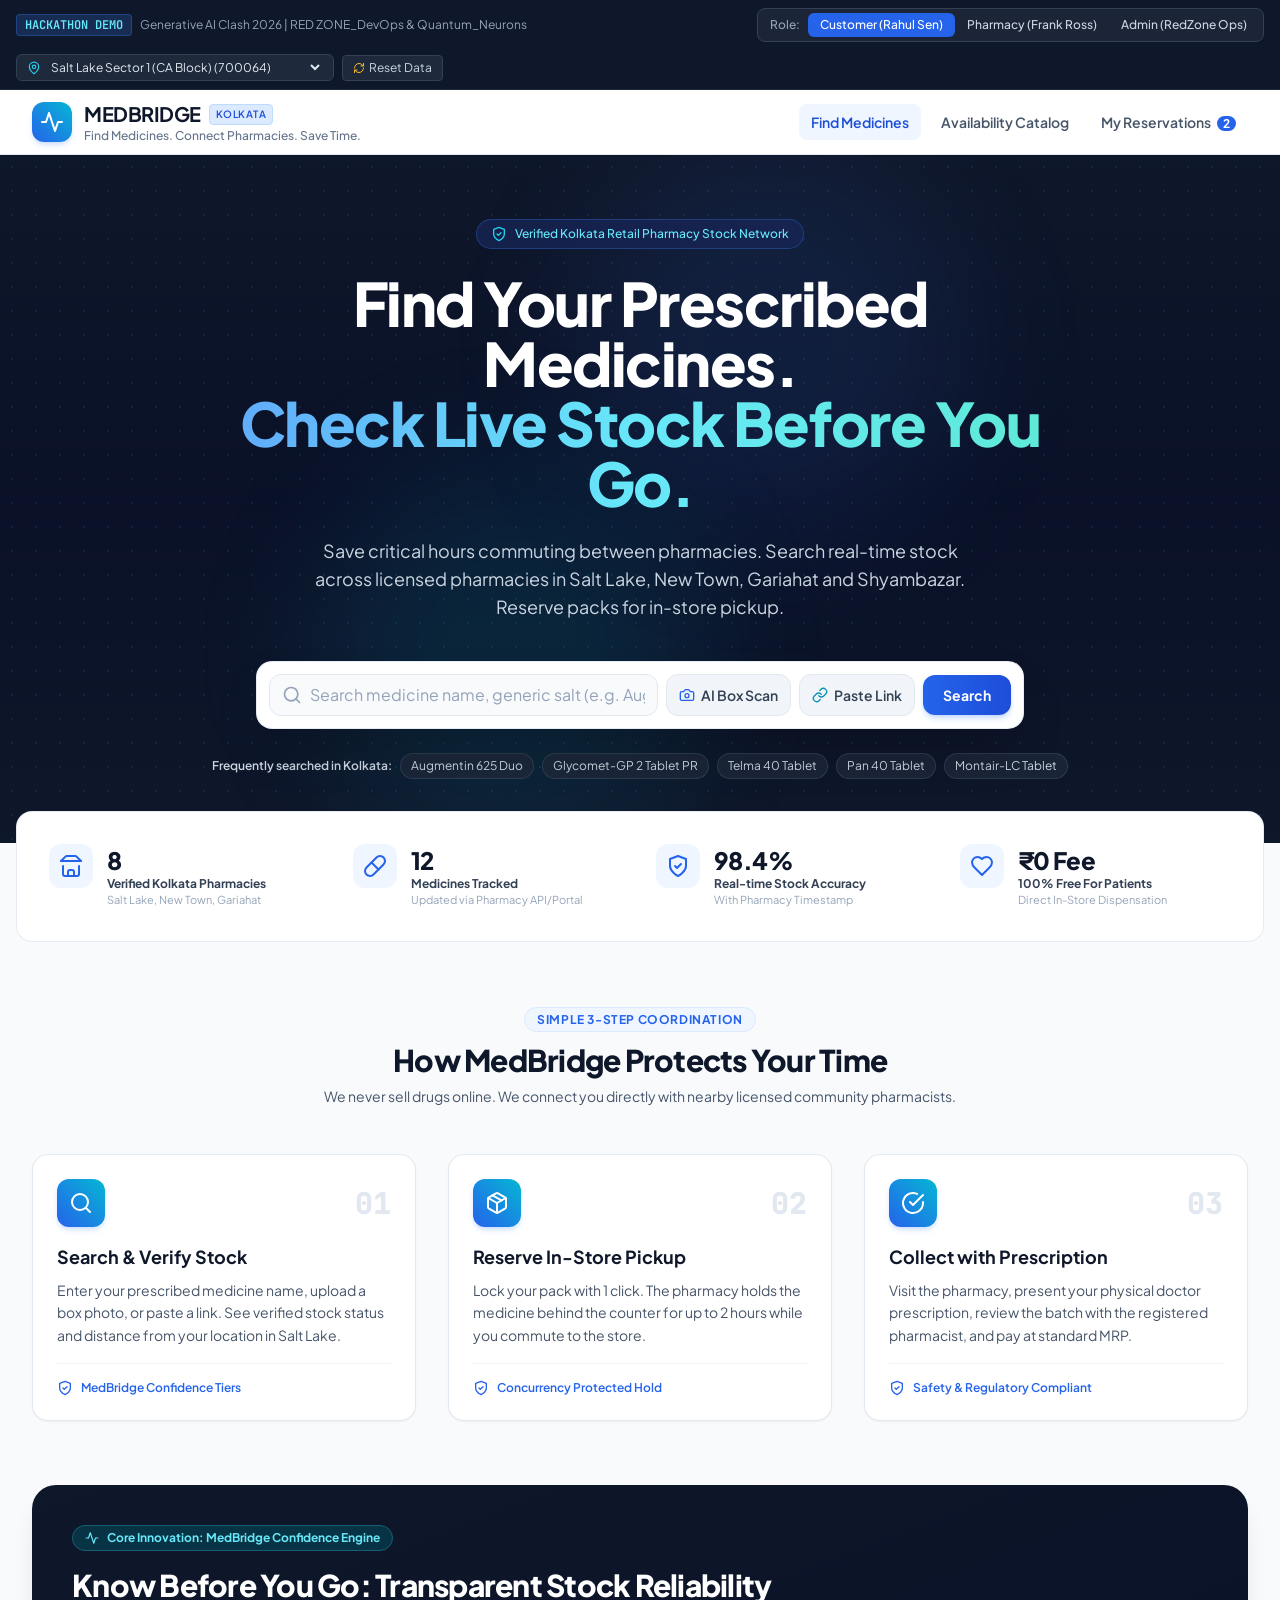
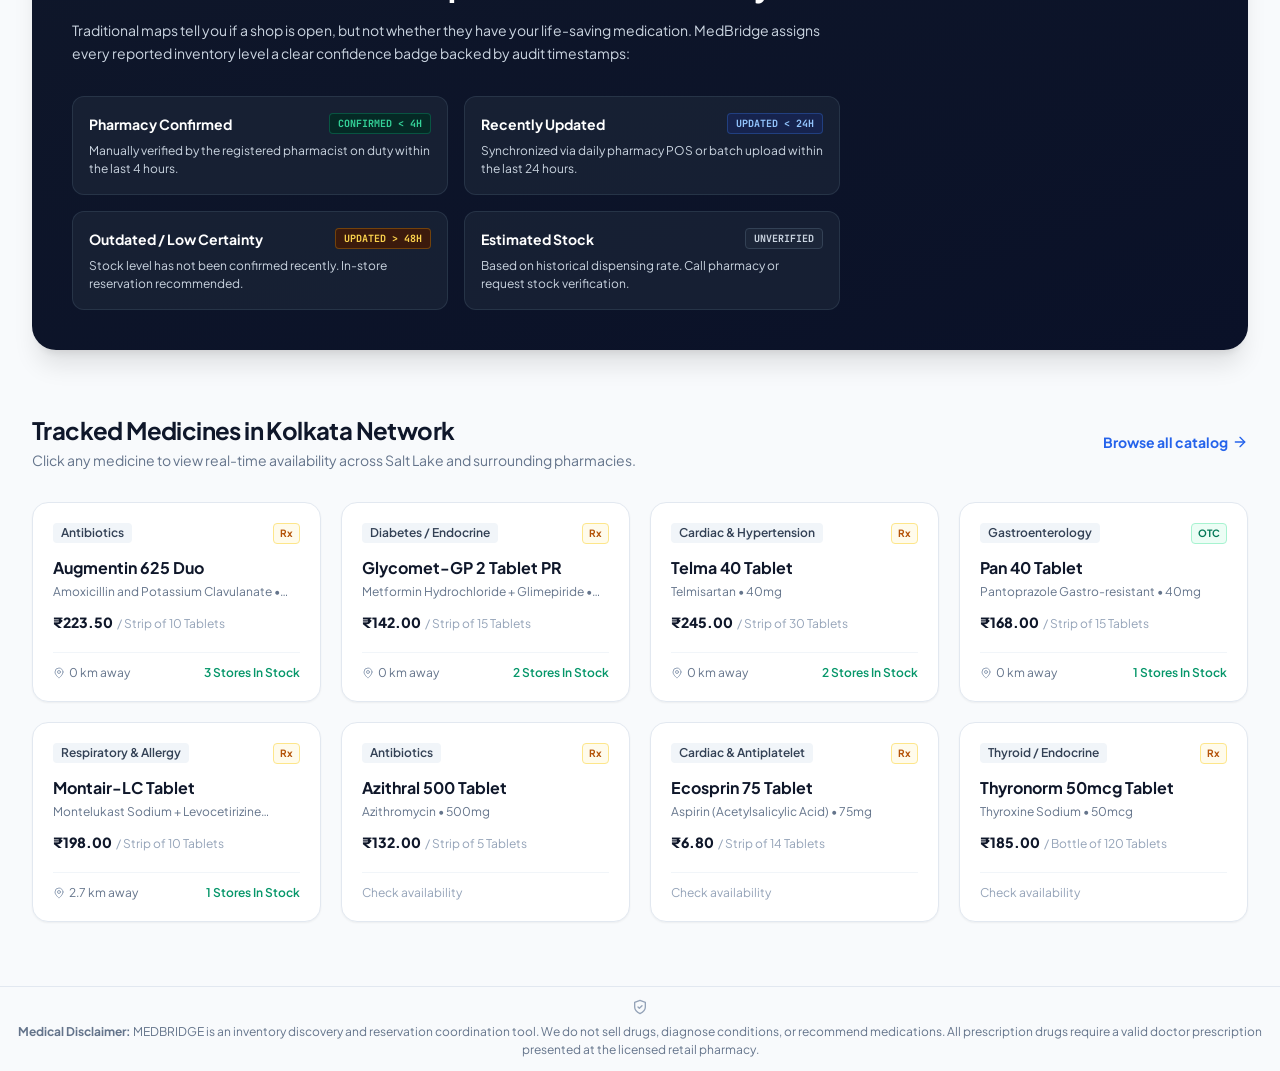
<file: index.html>
<!DOCTYPE html>
<html lang="en">
<head>
  <meta charset="UTF-8">
  <meta name="viewport" content="width=device-width, initial-scale=1.0">
  <meta name="description" content="MEDBRIDGE - Real-time Medicine Availability & Pharmacy Coordination Platform. Developed for Generative AI Clash Hackathon 2026.">
  <title>MEDBRIDGE | Find Medicines. Connect Pharmacies. Save Time.</title>

  <!-- Google Fonts: Plus Jakarta Sans (Fintech/SaaS), Inter, JetBrains Mono -->
  <link rel="preconnect" href="https://fonts.googleapis.com">
  <link rel="preconnect" href="https://fonts.gstatic.com" crossorigin>
  <link href="https://fonts.googleapis.com/css2?family=Inter:wght@400;500;600;700&family=JetBrains+Mono:wght@400;600&family=Plus+Jakarta+Sans:wght@400;500;600;700;800&display=swap" rel="stylesheet">

  <!-- Leaflet CSS for Map Visualisation -->
  <link rel="stylesheet" href="leaflet.css">

  <!-- Core Stylesheet -->
  <link rel="stylesheet" href="styles.css">

  <!-- Tailwind CSS Compiler -->
  <script src="tailwind.js"></script>
  <script>
    tailwind.config = {
      darkMode: 'class',
      theme: {
        extend: {
          colors: {
            brand: {
              navy: '#0A1128',
              navySurface: '#0F172A',
              navyCard: '#1E293B',
              blue: '#2563EB',
              blueHover: '#1D4ED8',
              cyan: '#06B6D4',
              cyanHover: '#0891B2'
            }
          },
          fontFamily: {
            sans: ['"Plus Jakarta Sans"', 'Inter', 'sans-serif'],
            mono: ['"JetBrains Mono"', 'monospace']
          }
        }
      }
    }
  </script>
</head>
<body class="bg-slate-50 text-slate-900 antialiased min-h-screen flex flex-col selection:bg-blue-500 selection:text-white">
  <!-- React Mount Point -->
  <div id="root" class="flex-grow flex flex-col">
    <!-- Initial Loading State -->
    <div class="min-h-screen flex flex-col items-center justify-center bg-slate-900 text-white gap-4">
      <div class="w-12 h-12 rounded-xl bg-gradient-to-tr from-blue-600 to-cyan-400 flex items-center justify-center shadow-lg shadow-cyan-500/30 animate-pulse">
        <svg class="w-7 h-7 text-white" fill="none" stroke="currentColor" viewBox="0 0 24 24">
          <path stroke-linecap="round" stroke-linejoin="round" stroke-width="2.5" d="M12 4v16m8-8H4"></path>
        </svg>
      </div>
      <h2 class="text-xl font-bold tracking-wider text-transparent bg-clip-text bg-gradient-to-r from-white via-cyan-200 to-blue-400">
        MEDBRIDGE
      </h2>
      <p class="text-xs font-mono text-cyan-400 uppercase tracking-widest">Connecting Kolkata Pharmacy Network...</p>
    </div>
  </div>

  <!-- Core Local Bundled Libraries -->
  <script src="react.production.min.js"></script>
  <script src="react-dom.production.min.js"></script>
  <script src="leaflet.js"></script>
  <script src="lucide.js"></script>

  <!-- Database & Seed Data -->
  <script src="data.js"></script>

  <!-- Main Application Script -->
  <script src="app.js"></script>
</body>
</html>
</file>
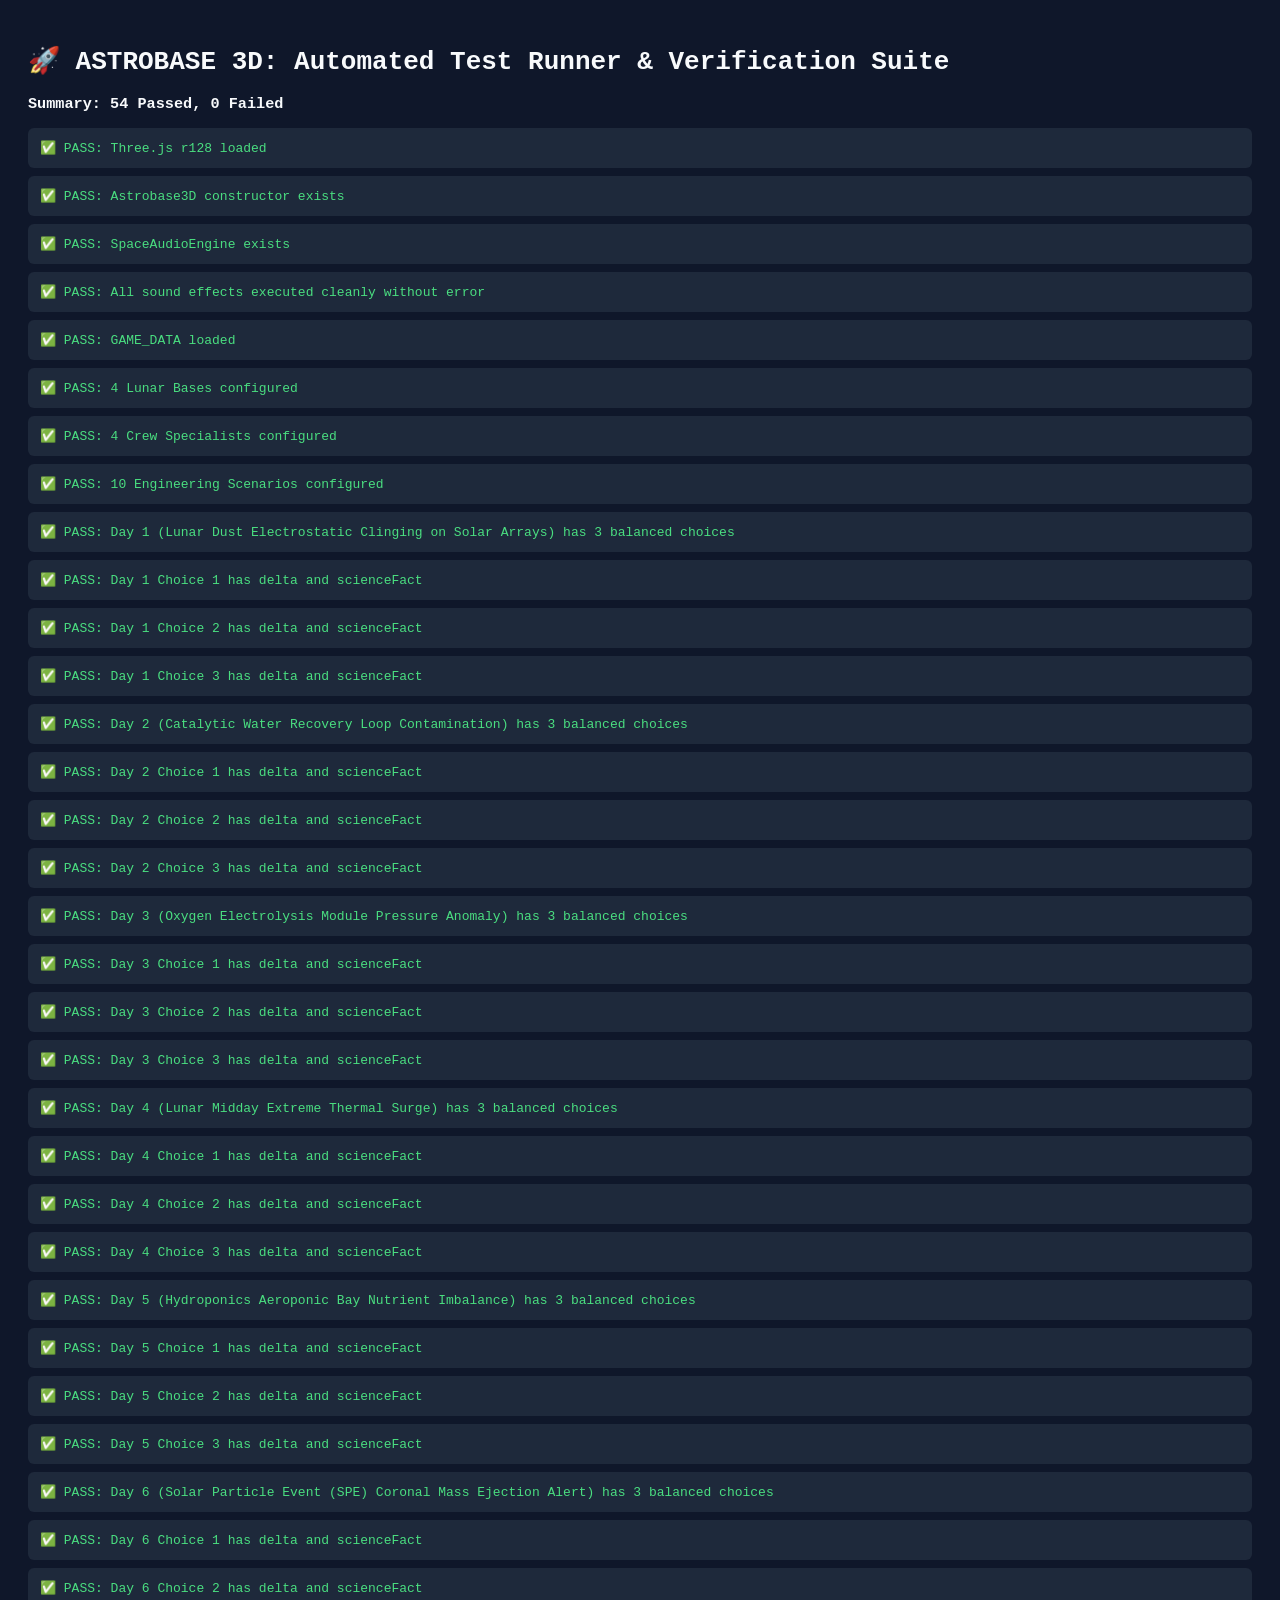
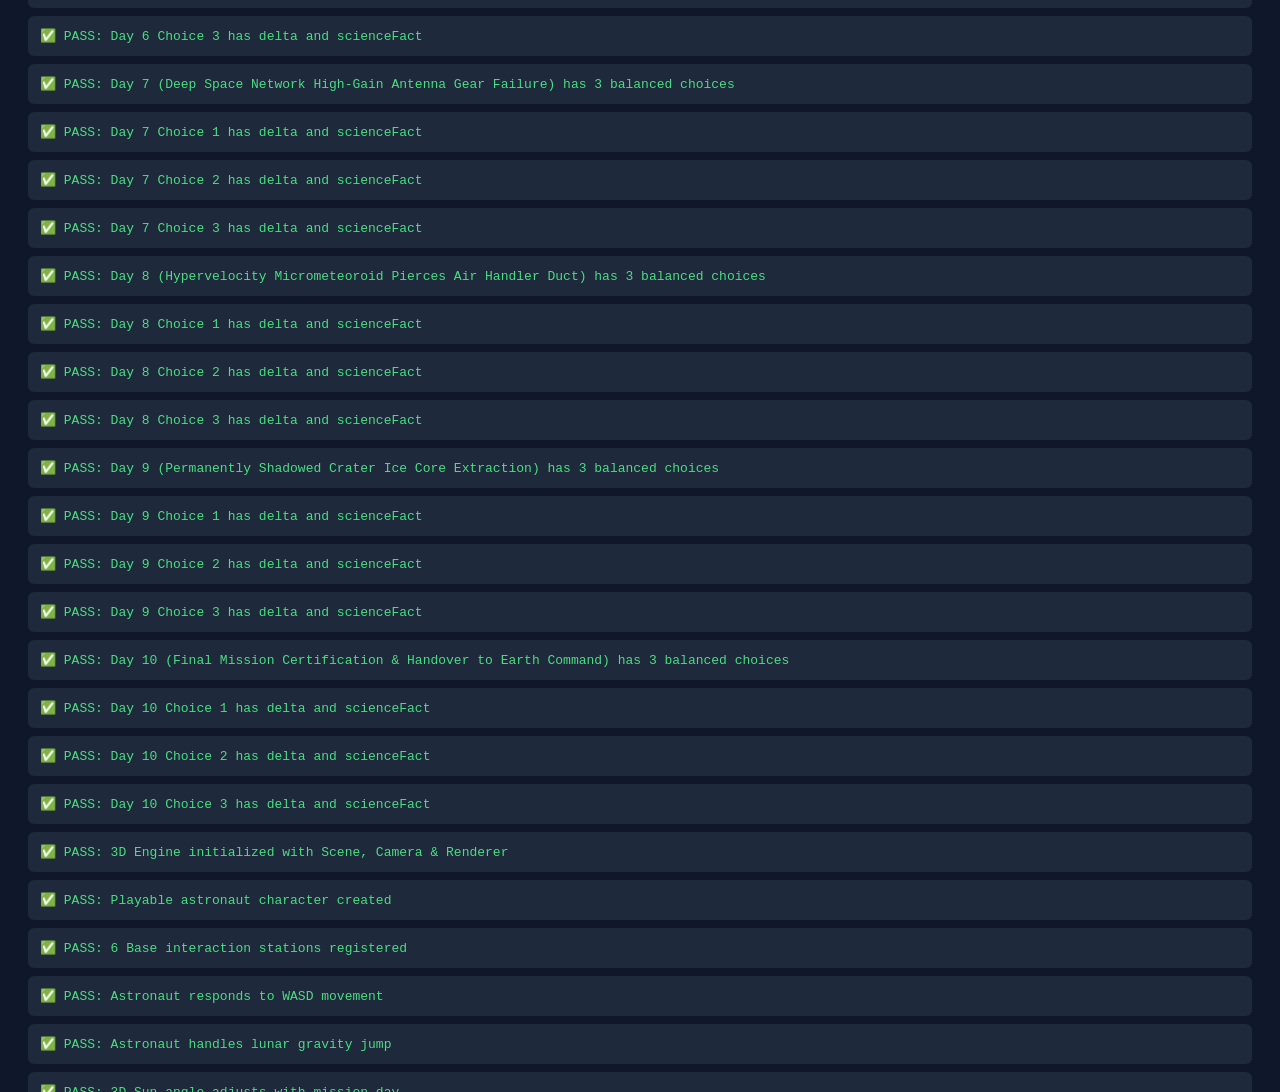
<file: test_runner.html>
<!DOCTYPE html>
<html lang="en">
<head>
  <meta charset="UTF-8">
  <title>ASTROBASE 3D Automated Test Suite</title>
  <style>
    body { font-family: monospace; background: #0f172a; color: #f8fafc; padding: 20px; }
    .pass { color: #4ade80; }
    .fail { color: #f87171; font-weight: bold; }
    .test-box { background: #1e293b; padding: 12px; margin-bottom: 8px; border-radius: 6px; }
  </style>
</head>
<body>
  <h1>🚀 ASTROBASE 3D: Automated Test Runner & Verification Suite</h1>
  <div id="results">Running tests...</div>

  <!-- Offscreen 3D Container -->
  <div id="test-canvas-3d" style="width: 400px; height: 300px; display: none;"></div>

  <!-- Load dependencies in exact order -->
  <script src="three.min.js"></script>
  <script src="audio.js"></script>
  <script src="gameData.js"></script>
  <script src="game3d.js"></script>
  <script src="reactShim.js"></script>

  <script>
    const resultsDiv = document.getElementById("results");
    const testLog = [];
    let passedCount = 0;
    let failedCount = 0;

    function assert(name, condition, details = "") {
      if (condition) {
        passedCount++;
        testLog.push(`<div class="test-box pass">✅ PASS: ${name}</div>`);
      } else {
        failedCount++;
        testLog.push(`<div class="test-box fail">❌ FAIL: ${name} - ${details}</div>`);
      }
    }

    try {
      // Test 1: Three.js and 3D Engine
      assert("Three.js r128 loaded", typeof THREE !== 'undefined' && !!THREE.WebGLRenderer);
      assert("Astrobase3D constructor exists", typeof window.Astrobase3D === 'function');

      // Test 2: Audio Engine with space ambient and SFX
      assert("SpaceAudioEngine exists", !!window.astroAudio);
      window.astroAudio.click();
      window.astroAudio.hover();
      window.astroAudio.quindarTone();
      window.astroAudio.footstep();
      window.astroAudio.jump();
      assert("All sound effects executed cleanly without error", true);

      // Test 3: Curriculum Data Integrity
      assert("GAME_DATA loaded", !!window.GAME_DATA);
      assert("4 Lunar Bases configured", window.GAME_DATA.bases && window.GAME_DATA.bases.length === 4);
      assert("4 Crew Specialists configured", window.GAME_DATA.crew && window.GAME_DATA.crew.length === 4);
      assert("10 Engineering Scenarios configured", window.GAME_DATA.scenarios && window.GAME_DATA.scenarios.length >= 10);

      // Verify each scenario has 3 choices with deltas and science facts
      window.GAME_DATA.scenarios.forEach((sc, idx) => {
        assert(`Day ${idx+1} (${sc.title}) has 3 balanced choices`, sc.choices && sc.choices.length === 3);
        sc.choices.forEach((c, cIdx) => {
          assert(`Day ${idx+1} Choice ${cIdx+1} has delta and scienceFact`, !!c.delta && !!c.scienceFact);
        });
      });

      // Test 4: 3D Simulation Engine Instantiation
      const engine = new window.Astrobase3D(
        'test-canvas-3d',
        () => {},
        () => {}
      );
      assert("3D Engine initialized with Scene, Camera & Renderer", !!engine.scene && !!engine.camera && !!engine.renderer);
      assert("Playable astronaut character created", !!engine.player && !!engine.player.mesh);
      assert("6 Base interaction stations registered", engine.stations.length >= 6);

      // Test 5: 3D Physics update loop
      engine.keys.w = true;
      engine.updateAstronautPhysics(0.016);
      assert("Astronaut responds to WASD movement", engine.player.vel.lengthSq() >= 0);

      engine.keys.space = true;
      engine.updateAstronautPhysics(0.016);
      assert("Astronaut handles lunar gravity jump", engine.player.vel.y !== 0);

      engine.setDay(5);
      assert("3D Sun angle adjusts with mission day", engine.day === 5);

      const reportHtml = `
        <h3>Summary: ${passedCount} Passed, ${failedCount} Failed</h3>
        ${testLog.join("")}
      `;
      resultsDiv.innerHTML = reportHtml;

      console.log(`TEST RUN COMPLETE: ${passedCount} PASSED, ${failedCount} FAILED.`);
    } catch (e) {
      resultsDiv.innerHTML = `<div class="test-box fail">EXCEPTION: ${e.message}</div>`;
      console.error(e);
    }
  </script>
</body>
</html>
</file>
<file: leaflet.css>
/* required styles */

.leaflet-pane,
.leaflet-tile,
.leaflet-marker-icon,
.leaflet-marker-shadow,
.leaflet-tile-container,
.leaflet-pane > svg,
.leaflet-pane > canvas,
.leaflet-zoom-box,
.leaflet-image-layer,
.leaflet-layer {
	position: absolute;
	left: 0;
	top: 0;
	}
.leaflet-container {
	overflow: hidden;
	}
.leaflet-tile,
.leaflet-marker-icon,
.leaflet-marker-shadow {
	-webkit-user-select: none;
	   -moz-user-select: none;
	        user-select: none;
	  -webkit-user-drag: none;
	}
/* Prevents IE11 from highlighting tiles in blue */
.leaflet-tile::selection {
	background: transparent;
}
/* Safari renders non-retina tile on retina better with this, but Chrome is worse */
.leaflet-safari .leaflet-tile {
	image-rendering: -webkit-optimize-contrast;
	}
/* hack that prevents hw layers "stretching" when loading new tiles */
.leaflet-safari .leaflet-tile-container {
	width: 1600px;
	height: 1600px;
	-webkit-transform-origin: 0 0;
	}
.leaflet-marker-icon,
.leaflet-marker-shadow {
	display: block;
	}
/* .leaflet-container svg: reset svg max-width decleration shipped in Joomla! (joomla.org) 3.x */
/* .leaflet-container img: map is broken in FF if you have max-width: 100% on tiles */
.leaflet-container .leaflet-overlay-pane svg {
	max-width: none !important;
	max-height: none !important;
	}
.leaflet-container .leaflet-marker-pane img,
.leaflet-container .leaflet-shadow-pane img,
.leaflet-container .leaflet-tile-pane img,
.leaflet-container img.leaflet-image-layer,
.leaflet-container .leaflet-tile {
	max-width: none !important;
	max-height: none !important;
	width: auto;
	padding: 0;
	}

.leaflet-container img.leaflet-tile {
	/* See: https://bugs.chromium.org/p/chromium/issues/detail?id=600120 */
	mix-blend-mode: plus-lighter;
}

.leaflet-container.leaflet-touch-zoom {
	-ms-touch-action: pan-x pan-y;
	touch-action: pan-x pan-y;
	}
.leaflet-container.leaflet-touch-drag {
	-ms-touch-action: pinch-zoom;
	/* Fallback for FF which doesn't support pinch-zoom */
	touch-action: none;
	touch-action: pinch-zoom;
}
.leaflet-container.leaflet-touch-drag.leaflet-touch-zoom {
	-ms-touch-action: none;
	touch-action: none;
}
.leaflet-container {
	-webkit-tap-highlight-color: transparent;
}
.leaflet-container a {
	-webkit-tap-highlight-color: rgba(51, 181, 229, 0.4);
}
.leaflet-tile {
	filter: inherit;
	visibility: hidden;
	}
.leaflet-tile-loaded {
	visibility: inherit;
	}
.leaflet-zoom-box {
	width: 0;
	height: 0;
	-moz-box-sizing: border-box;
	     box-sizing: border-box;
	z-index: 800;
	}
/* workaround for https://bugzilla.mozilla.org/show_bug.cgi?id=888319 */
.leaflet-overlay-pane svg {
	-moz-user-select: none;
	}

.leaflet-pane         { z-index: 400; }

.leaflet-tile-pane    { z-index: 200; }
.leaflet-overlay-pane { z-index: 400; }
.leaflet-shadow-pane  { z-index: 500; }
.leaflet-marker-pane  { z-index: 600; }
.leaflet-tooltip-pane   { z-index: 650; }
.leaflet-popup-pane   { z-index: 700; }

.leaflet-map-pane canvas { z-index: 100; }
.leaflet-map-pane svg    { z-index: 200; }

.leaflet-vml-shape {
	width: 1px;
	height: 1px;
	}
.lvml {
	behavior: url(#default#VML);
	display: inline-block;
	position: absolute;
	}


/* control positioning */

.leaflet-control {
	position: relative;
	z-index: 800;
	pointer-events: visiblePainted; /* IE 9-10 doesn't have auto */
	pointer-events: auto;
	}
.leaflet-top,
.leaflet-bottom {
	position: absolute;
	z-index: 1000;
	pointer-events: none;
	}
.leaflet-top {
	top: 0;
	}
.leaflet-right {
	right: 0;
	}
.leaflet-bottom {
	bottom: 0;
	}
.leaflet-left {
	left: 0;
	}
.leaflet-control {
	float: left;
	clear: both;
	}
.leaflet-right .leaflet-control {
	float: right;
	}
.leaflet-top .leaflet-control {
	margin-top: 10px;
	}
.leaflet-bottom .leaflet-control {
	margin-bottom: 10px;
	}
.leaflet-left .leaflet-control {
	margin-left: 10px;
	}
.leaflet-right .leaflet-control {
	margin-right: 10px;
	}


/* zoom and fade animations */

.leaflet-fade-anim .leaflet-popup {
	opacity: 0;
	-webkit-transition: opacity 0.2s linear;
	   -moz-transition: opacity 0.2s linear;
	        transition: opacity 0.2s linear;
	}
.leaflet-fade-anim .leaflet-map-pane .leaflet-popup {
	opacity: 1;
	}
.leaflet-zoom-animated {
	-webkit-transform-origin: 0 0;
	    -ms-transform-origin: 0 0;
	        transform-origin: 0 0;
	}
svg.leaflet-zoom-animated {
	will-change: transform;
}

.leaflet-zoom-anim .leaflet-zoom-animated {
	-webkit-transition: -webkit-transform 0.25s cubic-bezier(0,0,0.25,1);
	   -moz-transition:    -moz-transform 0.25s cubic-bezier(0,0,0.25,1);
	        transition:         transform 0.25s cubic-bezier(0,0,0.25,1);
	}
.leaflet-zoom-anim .leaflet-tile,
.leaflet-pan-anim .leaflet-tile {
	-webkit-transition: none;
	   -moz-transition: none;
	        transition: none;
	}

.leaflet-zoom-anim .leaflet-zoom-hide {
	visibility: hidden;
	}


/* cursors */

.leaflet-interactive {
	cursor: pointer;
	}
.leaflet-grab {
	cursor: -webkit-grab;
	cursor:    -moz-grab;
	cursor:         grab;
	}
.leaflet-crosshair,
.leaflet-crosshair .leaflet-interactive {
	cursor: crosshair;
	}
.leaflet-popup-pane,
.leaflet-control {
	cursor: auto;
	}
.leaflet-dragging .leaflet-grab,
.leaflet-dragging .leaflet-grab .leaflet-interactive,
.leaflet-dragging .leaflet-marker-draggable {
	cursor: move;
	cursor: -webkit-grabbing;
	cursor:    -moz-grabbing;
	cursor:         grabbing;
	}

/* marker & overlays interactivity */
.leaflet-marker-icon,
.leaflet-marker-shadow,
.leaflet-image-layer,
.leaflet-pane > svg path,
.leaflet-tile-container {
	pointer-events: none;
	}

.leaflet-marker-icon.leaflet-interactive,
.leaflet-image-layer.leaflet-interactive,
.leaflet-pane > svg path.leaflet-interactive,
svg.leaflet-image-layer.leaflet-interactive path {
	pointer-events: visiblePainted; /* IE 9-10 doesn't have auto */
	pointer-events: auto;
	}

/* visual tweaks */

.leaflet-container {
	background: #ddd;
	outline-offset: 1px;
	}
.leaflet-container a {
	color: #0078A8;
	}
.leaflet-zoom-box {
	border: 2px dotted #38f;
	background: rgba(255,255,255,0.5);
	}


/* general typography */
.leaflet-container {
	font-family: "Helvetica Neue", Arial, Helvetica, sans-serif;
	font-size: 12px;
	font-size: 0.75rem;
	line-height: 1.5;
	}


/* general toolbar styles */

.leaflet-bar {
	box-shadow: 0 1px 5px rgba(0,0,0,0.65);
	border-radius: 4px;
	}
.leaflet-bar a {
	background-color: #fff;
	border-bottom: 1px solid #ccc;
	width: 26px;
	height: 26px;
	line-height: 26px;
	display: block;
	text-align: center;
	text-decoration: none;
	color: black;
	}
.leaflet-bar a,
.leaflet-control-layers-toggle {
	background-position: 50% 50%;
	background-repeat: no-repeat;
	display: block;
	}
.leaflet-bar a:hover,
.leaflet-bar a:focus {
	background-color: #f4f4f4;
	}
.leaflet-bar a:first-child {
	border-top-left-radius: 4px;
	border-top-right-radius: 4px;
	}
.leaflet-bar a:last-child {
	border-bottom-left-radius: 4px;
	border-bottom-right-radius: 4px;
	border-bottom: none;
	}
.leaflet-bar a.leaflet-disabled {
	cursor: default;
	background-color: #f4f4f4;
	color: #bbb;
	}

.leaflet-touch .leaflet-bar a {
	width: 30px;
	height: 30px;
	line-height: 30px;
	}
.leaflet-touch .leaflet-bar a:first-child {
	border-top-left-radius: 2px;
	border-top-right-radius: 2px;
	}
.leaflet-touch .leaflet-bar a:last-child {
	border-bottom-left-radius: 2px;
	border-bottom-right-radius: 2px;
	}

/* zoom control */

.leaflet-control-zoom-in,
.leaflet-control-zoom-out {
	font: bold 18px 'Lucida Console', Monaco, monospace;
	text-indent: 1px;
	}

.leaflet-touch .leaflet-control-zoom-in, .leaflet-touch .leaflet-control-zoom-out  {
	font-size: 22px;
	}


/* layers control */

.leaflet-control-layers {
	box-shadow: 0 1px 5px rgba(0,0,0,0.4);
	background: #fff;
	border-radius: 5px;
	}
.leaflet-control-layers-toggle {
	background-image: url(images/layers.png);
	width: 36px;
	height: 36px;
	}
.leaflet-retina .leaflet-control-layers-toggle {
	background-image: url(images/layers-2x.png);
	background-size: 26px 26px;
	}
.leaflet-touch .leaflet-control-layers-toggle {
	width: 44px;
	height: 44px;
	}
.leaflet-control-layers .leaflet-control-layers-list,
.leaflet-control-layers-expanded .leaflet-control-layers-toggle {
	display: none;
	}
.leaflet-control-layers-expanded .leaflet-control-layers-list {
	display: block;
	position: relative;
	}
.leaflet-control-layers-expanded {
	padding: 6px 10px 6px 6px;
	color: #333;
	background: #fff;
	}
.leaflet-control-layers-scrollbar {
	overflow-y: scroll;
	overflow-x: hidden;
	padding-right: 5px;
	}
.leaflet-control-layers-selector {
	margin-top: 2px;
	position: relative;
	top: 1px;
	}
.leaflet-control-layers label {
	display: block;
	font-size: 13px;
	font-size: 1.08333em;
	}
.leaflet-control-layers-separator {
	height: 0;
	border-top: 1px solid #ddd;
	margin: 5px -10px 5px -6px;
	}

/* Default icon URLs */
.leaflet-default-icon-path { /* used only in path-guessing heuristic, see L.Icon.Default */
	background-image: url(images/marker-icon.png);
	}


/* attribution and scale controls */

.leaflet-container .leaflet-control-attribution {
	background: #fff;
	background: rgba(255, 255, 255, 0.8);
	margin: 0;
	}
.leaflet-control-attribution,
.leaflet-control-scale-line {
	padding: 0 5px;
	color: #333;
	line-height: 1.4;
	}
.leaflet-control-attribution a {
	text-decoration: none;
	}
.leaflet-control-attribution a:hover,
.leaflet-control-attribution a:focus {
	text-decoration: underline;
	}
.leaflet-attribution-flag {
	display: inline !important;
	vertical-align: baseline !important;
	width: 1em;
	height: 0.6669em;
	}
.leaflet-left .leaflet-control-scale {
	margin-left: 5px;
	}
.leaflet-bottom .leaflet-control-scale {
	margin-bottom: 5px;
	}
.leaflet-control-scale-line {
	border: 2px solid #777;
	border-top: none;
	line-height: 1.1;
	padding: 2px 5px 1px;
	white-space: nowrap;
	-moz-box-sizing: border-box;
	     box-sizing: border-box;
	background: rgba(255, 255, 255, 0.8);
	text-shadow: 1px 1px #fff;
	}
.leaflet-control-scale-line:not(:first-child) {
	border-top: 2px solid #777;
	border-bottom: none;
	margin-top: -2px;
	}
.leaflet-control-scale-line:not(:first-child):not(:last-child) {
	border-bottom: 2px solid #777;
	}

.leaflet-touch .leaflet-control-attribution,
.leaflet-touch .leaflet-control-layers,
.leaflet-touch .leaflet-bar {
	box-shadow: none;
	}
.leaflet-touch .leaflet-control-layers,
.leaflet-touch .leaflet-bar {
	border: 2px solid rgba(0,0,0,0.2);
	background-clip: padding-box;
	}


/* popup */

.leaflet-popup {
	position: absolute;
	text-align: center;
	margin-bottom: 20px;
	}
.leaflet-popup-content-wrapper {
	padding: 1px;
	text-align: left;
	border-radius: 12px;
	}
.leaflet-popup-content {
	margin: 13px 24px 13px 20px;
	line-height: 1.3;
	font-size: 13px;
	font-size: 1.08333em;
	min-height: 1px;
	}
.leaflet-popup-content p {
	margin: 17px 0;
	margin: 1.3em 0;
	}
.leaflet-popup-tip-container {
	width: 40px;
	height: 20px;
	position: absolute;
	left: 50%;
	margin-top: -1px;
	margin-left: -20px;
	overflow: hidden;
	pointer-events: none;
	}
.leaflet-popup-tip {
	width: 17px;
	height: 17px;
	padding: 1px;

	margin: -10px auto 0;
	pointer-events: auto;

	-webkit-transform: rotate(45deg);
	   -moz-transform: rotate(45deg);
	    -ms-transform: rotate(45deg);
	        transform: rotate(45deg);
	}
.leaflet-popup-content-wrapper,
.leaflet-popup-tip {
	background: white;
	color: #333;
	box-shadow: 0 3px 14px rgba(0,0,0,0.4);
	}
.leaflet-container a.leaflet-popup-close-button {
	position: absolute;
	top: 0;
	right: 0;
	border: none;
	text-align: center;
	width: 24px;
	height: 24px;
	font: 16px/24px Tahoma, Verdana, sans-serif;
	color: #757575;
	text-decoration: none;
	background: transparent;
	}
.leaflet-container a.leaflet-popup-close-button:hover,
.leaflet-container a.leaflet-popup-close-button:focus {
	color: #585858;
	}
.leaflet-popup-scrolled {
	overflow: auto;
	}

.leaflet-oldie .leaflet-popup-content-wrapper {
	-ms-zoom: 1;
	}
.leaflet-oldie .leaflet-popup-tip {
	width: 24px;
	margin: 0 auto;

	-ms-filter: "progid:DXImageTransform.Microsoft.Matrix(M11=0.70710678, M12=0.70710678, M21=-0.70710678, M22=0.70710678)";
	filter: progid:DXImageTransform.Microsoft.Matrix(M11=0.70710678, M12=0.70710678, M21=-0.70710678, M22=0.70710678);
	}

.leaflet-oldie .leaflet-control-zoom,
.leaflet-oldie .leaflet-control-layers,
.leaflet-oldie .leaflet-popup-content-wrapper,
.leaflet-oldie .leaflet-popup-tip {
	border: 1px solid #999;
	}


/* div icon */

.leaflet-div-icon {
	background: #fff;
	border: 1px solid #666;
	}


/* Tooltip */
/* Base styles for the element that has a tooltip */
.leaflet-tooltip {
	position: absolute;
	padding: 6px;
	background-color: #fff;
	border: 1px solid #fff;
	border-radius: 3px;
	color: #222;
	white-space: nowrap;
	-webkit-user-select: none;
	-moz-user-select: none;
	-ms-user-select: none;
	user-select: none;
	pointer-events: none;
	box-shadow: 0 1px 3px rgba(0,0,0,0.4);
	}
.leaflet-tooltip.leaflet-interactive {
	cursor: pointer;
	pointer-events: auto;
	}
.leaflet-tooltip-top:before,
.leaflet-tooltip-bottom:before,
.leaflet-tooltip-left:before,
.leaflet-tooltip-right:before {
	position: absolute;
	pointer-events: none;
	border: 6px solid transparent;
	background: transparent;
	content: "";
	}

/* Directions */

.leaflet-tooltip-bottom {
	margin-top: 6px;
}
.leaflet-tooltip-top {
	margin-top: -6px;
}
.leaflet-tooltip-bottom:before,
.leaflet-tooltip-top:before {
	left: 50%;
	margin-left: -6px;
	}
.leaflet-tooltip-top:before {
	bottom: 0;
	margin-bottom: -12px;
	border-top-color: #fff;
	}
.leaflet-tooltip-bottom:before {
	top: 0;
	margin-top: -12px;
	margin-left: -6px;
	border-bottom-color: #fff;
	}
.leaflet-tooltip-left {
	margin-left: -6px;
}
.leaflet-tooltip-right {
	margin-left: 6px;
}
.leaflet-tooltip-left:before,
.leaflet-tooltip-right:before {
	top: 50%;
	margin-top: -6px;
	}
.leaflet-tooltip-left:before {
	right: 0;
	margin-right: -12px;
	border-left-color: #fff;
	}
.leaflet-tooltip-right:before {
	left: 0;
	margin-left: -12px;
	border-right-color: #fff;
	}

/* Printing */

@media print {
	/* Prevent printers from removing background-images of controls. */
	.leaflet-control {
		-webkit-print-color-adjust: exact;
		print-color-adjust: exact;
		}
	}
</file>
<file: styles.css>
/* MEDBRIDGE - Professional Healthcare-Tech Design System */
/* Tailored for Hackathon Standards: Deep Navy, Electric Blue, Cyan, Crisp White */

:root {
  --primary-navy: #0A1128;
  --secondary-navy: #0F172A;
  --navy-card: #1E293B;
  --electric-blue: #2563EB;
  --electric-blue-hover: #1D4ED8;
  --cyan-accent: #06B6D4;
  --cyan-glow: rgba(6, 182, 212, 0.35);
  
  --bg-customer: #F8FAFC;
  --card-customer: #FFFFFF;
  --text-dark: #0F172A;
  --text-muted: #64748B;
  --border-light: #E2E8F0;

  --success-green: #10B981;
  --warning-amber: #F59E0B;
  --danger-red: #EF4444;

  --font-sans: 'Plus Jakarta Sans', 'Inter', -apple-system, BlinkMacSystemFont, sans-serif;
  --font-display: 'Plus Jakarta Sans', sans-serif;
  --font-mono: 'JetBrains Mono', monospace;

  --shadow-sm: 0 1px 2px 0 rgba(0, 0, 0, 0.05);
  --shadow-md: 0 4px 6px -1px rgba(0, 0, 0, 0.07), 0 2px 4px -2px rgba(0, 0, 0, 0.05);
  --shadow-lg: 0 10px 15px -3px rgba(0, 0, 0, 0.08), 0 4px 6px -4px rgba(0, 0, 0, 0.04);
  --shadow-card: 0 12px 32px -4px rgba(10, 17, 40, 0.08);
  --shadow-glass: 0 8px 32px 0 rgba(31, 38, 135, 0.15);
}

* {
  box-sizing: border-box;
  margin: 0;
  padding: 0;
  -webkit-font-smoothing: antialiased;
}

body {
  font-family: var(--font-sans);
  background-color: var(--bg-customer);
  color: var(--text-dark);
  line-height: 1.5;
  overflow-x: hidden;
  min-height: 100vh;
}

/* Glassmorphism Classes */
.glass-panel {
  background: rgba(255, 255, 255, 0.85);
  backdrop-filter: blur(12px);
  -webkit-backdrop-filter: blur(12px);
  border: 1px solid rgba(255, 255, 255, 0.6);
}

.glass-panel-dark {
  background: rgba(15, 23, 42, 0.88);
  backdrop-filter: blur(16px);
  -webkit-backdrop-filter: blur(16px);
  border: 1px solid rgba(255, 255, 255, 0.1);
}

/* Brand Gradient Text */
.text-gradient {
  background: linear-gradient(135deg, #2563EB 0%, #06B6D4 100%);
  -webkit-background-clip: text;
  -webkit-text-fill-color: transparent;
}

.text-gradient-purple {
  background: linear-gradient(135deg, #7C3AED 0%, #2563EB 100%);
  -webkit-background-clip: text;
  -webkit-text-fill-color: transparent;
}

/* Custom Scrollbars */
::-webkit-scrollbar {
  width: 6px;
  height: 6px;
}
::-webkit-scrollbar-track {
  background: #F1F5F9;
}
::-webkit-scrollbar-thumb {
  background: #CBD5E1;
  border-radius: 9999px;
}
::-webkit-scrollbar-thumb:hover {
  background: #94A3B8;
}

/* Status Badges */
.badge-available {
  background-color: #ECFDF5;
  color: #065F46;
  border: 1px solid #A7F3D0;
}

.badge-low-stock {
  background-color: #FFFBEB;
  color: #92400E;
  border: 1px solid #FDE68A;
}

.badge-out-of-stock {
  background-color: #FEF2F2;
  color: #991B1B;
  border: 1px solid #FECACA;
}

.badge-unconfirmed {
  background-color: #F8FAFC;
  color: #475569;
  border: 1px solid #E2E8F0;
}

/* MedBridge Confidence Badges */
.confidence-confirmed {
  background: linear-gradient(135deg, #ECFDF5 0%, #D1FAE5 100%);
  color: #047857;
  border: 1px solid #6EE7B7;
  box-shadow: 0 0 10px rgba(16, 185, 129, 0.15);
}

.confidence-recent {
  background: linear-gradient(135deg, #EFF6FF 0%, #DBEAFE 100%);
  color: #1D4ED8;
  border: 1px solid #93C5FD;
}

.confidence-outdated {
  background: linear-gradient(135deg, #FFFBEB 0%, #FEF3C7 100%);
  color: #B45309;
  border: 1px solid #FCD34D;
}

.confidence-unverified {
  background: linear-gradient(135deg, #F1F5F9 0%, #E2E8F0 100%);
  color: #64748B;
  border: 1px solid #CBD5E1;
}

/* Animations */
@keyframes pulseSubtle {
  0%, 100% { opacity: 1; transform: scale(1); }
  50% { opacity: 0.85; transform: scale(1.02); }
}

.pulse-badge {
  animation: pulseSubtle 3s infinite ease-in-out;
}

@keyframes fadeIn {
  from { opacity: 0; transform: translateY(6px); }
  to { opacity: 1; transform: translateY(0); }
}

.animate-fade-in {
  animation: fadeIn 0.25s cubic-bezier(0.16, 1, 0.3, 1) forwards;
}

/* Leaflet Map Customization */
.leaflet-container {
  width: 100%;
  height: 100%;
  border-radius: 0.75rem;
  z-index: 10;
}

.custom-map-popup .leaflet-popup-content-wrapper {
  padding: 0;
  border-radius: 0.75rem;
  box-shadow: 0 12px 30px rgba(0, 0, 0, 0.18);
  overflow: hidden;
}

.custom-map-popup .leaflet-popup-content {
  margin: 0;
  line-height: 1.4;
}

/* Medical Disclaimer Banner */
.medical-disclaimer-bar {
  background-color: #F8FAFC;
  border-top: 1px solid #E2E8F0;
  font-size: 0.75rem;
  color: #64748B;
}

/* Modal Overlay */
.modal-overlay {
  position: fixed;
  inset: 0;
  background-color: rgba(10, 17, 40, 0.65);
  backdrop-filter: blur(6px);
  z-index: 100;
  display: flex;
  align-items: center;
  justify-content: center;
  padding: 1rem;
}
</file>
